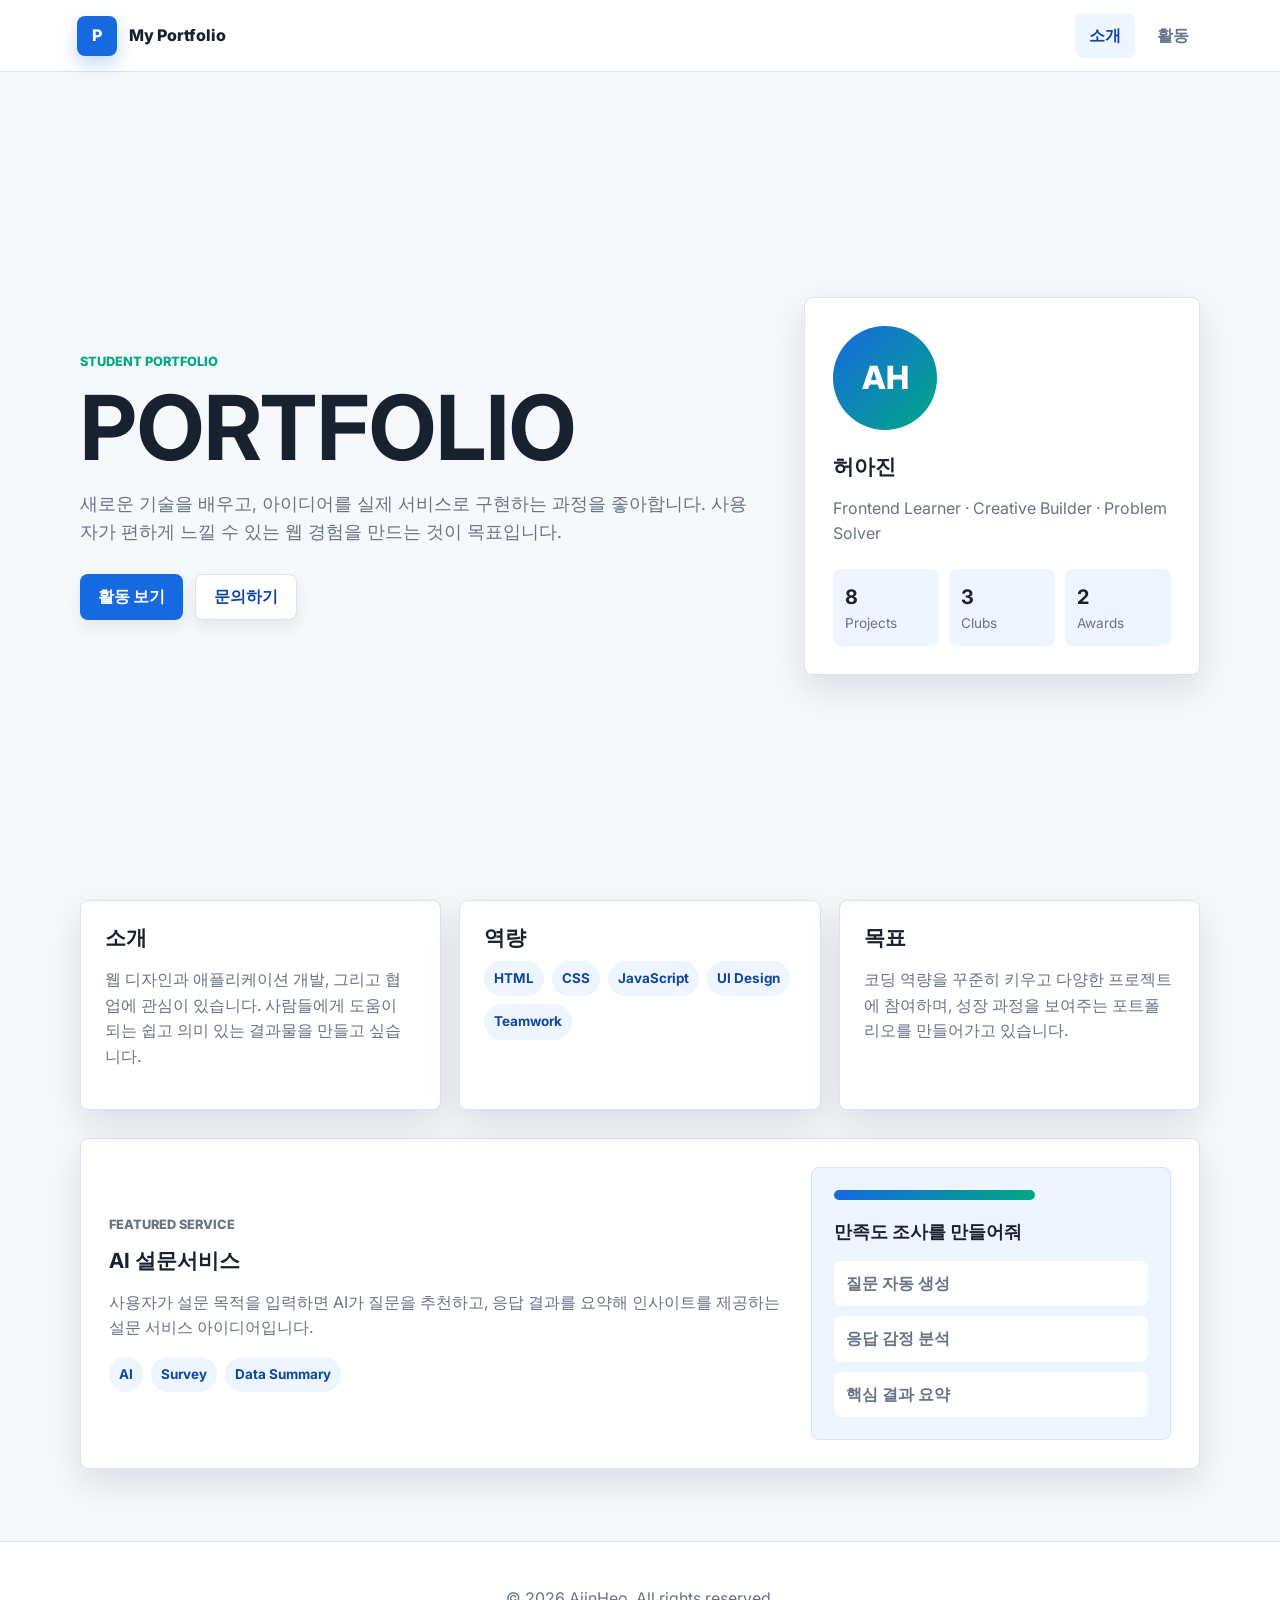
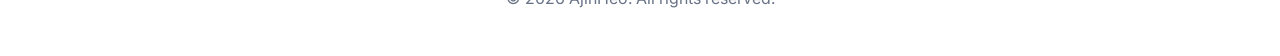
<file: index.html>
<!DOCTYPE html>
<html lang="ko">
<head>
  <meta charset="UTF-8">
  <meta name="viewport" content="width=device-width, initial-scale=1.0">
  <title>Portfolio | Introduction</title>
  <link rel="preconnect" href="https://fonts.googleapis.com">
  <link rel="preconnect" href="https://fonts.gstatic.com" crossorigin>
  <link href="https://fonts.googleapis.com/css2?family=Inter:wght@400;500;600;700;800&display=swap" rel="stylesheet">
  <link rel="stylesheet" href="styles.css">
</head>
<body>
  <header class="app-bar">
    <a class="brand" href="index.html" aria-label="Portfolio home">
      <span class="brand-mark">P</span>
      <span>My Portfolio</span>
    </a>

    <button class="nav-toggle" type="button" aria-label="메뉴 열기" aria-expanded="false">
      <span></span>
      <span></span>
      <span></span>
    </button>

    <nav class="nav-menu" aria-label="Main navigation">
      <a href="index.html" data-page="intro">소개</a>
      <a href="activities.html" data-page="activities">활동</a>
    </nav>
  </header>

  <main>
    <section class="hero section">
      <div class="hero-copy">
        <p class="eyebrow">Student Portfolio</p>
        <h1>PORTFOLIO</h1>
        <p class="hero-text">
          새로운 기술을 배우고, 아이디어를 실제 서비스로 구현하는 과정을 좋아합니다.
          사용자가 편하게 느낄 수 있는 웹 경험을 만드는 것이 목표입니다.
        </p>
        <div class="hero-actions">
          <a class="button primary" href="activities.html">활동 보기</a>
          <a class="button secondary" href="mailto:hello@example.com">문의하기</a>
        </div>
      </div>

      <div class="profile-panel" aria-label="Profile summary">
        <div class="avatar">AH</div>
        <h2>허아진</h2>
        <p>Frontend Learner · Creative Builder · Problem Solver</p>
        <div class="profile-stats">
          <span><strong>8</strong> Projects</span>
          <span><strong>3</strong> Clubs</span>
          <span><strong>2</strong> Awards</span>
        </div>
      </div>
    </section>

    <section class="section content-grid">
      <article class="card">
        <h2>소개</h2>
        <p>
          웹 디자인과 애플리케이션 개발, 그리고 협업에 관심이 있습니다.
          사람들에게 도움이 되는 쉽고 의미 있는 결과물을 만들고 싶습니다.
        </p>
      </article>

      <article class="card">
        <h2>역량</h2>
        <div class="chip-list">
          <span>HTML</span>
          <span>CSS</span>
          <span>JavaScript</span>
          <span>UI Design</span>
          <span>Teamwork</span>
        </div>
      </article>

      <article class="card">
        <h2>목표</h2>
        <p>
          코딩 역량을 꾸준히 키우고 다양한 프로젝트에 참여하며,
          성장 과정을 보여주는 포트폴리오를 만들어가고 있습니다.
        </p>
      </article>
    </section>

    <section class="section featured-project">
      <div class="project-copy">
        <p class="eyebrow">Featured Service</p>
        <h2>AI 설문서비스</h2>
        <p>
          사용자가 설문 목적을 입력하면 AI가 질문을 추천하고, 응답 결과를 요약해
          인사이트를 제공하는 설문 서비스 아이디어입니다.
        </p>
        <div class="chip-list">
          <span>AI</span>
          <span>Survey</span>
          <span>Data Summary</span>
        </div>
      </div>
      <div class="survey-preview" aria-label="AI survey service preview">
        <div class="survey-bar"></div>
        <h3>만족도 조사를 만들어줘</h3>
        <ul>
          <li>질문 자동 생성</li>
          <li>응답 감정 분석</li>
          <li>핵심 결과 요약</li>
        </ul>
      </div>
    </section>
  </main>

  <footer class="footer">
    <p>&copy; 2026 AjinHeo. All rights reserved.</p>
  </footer>

  <script src="script.js"></script>
</body>
</html>
</file>
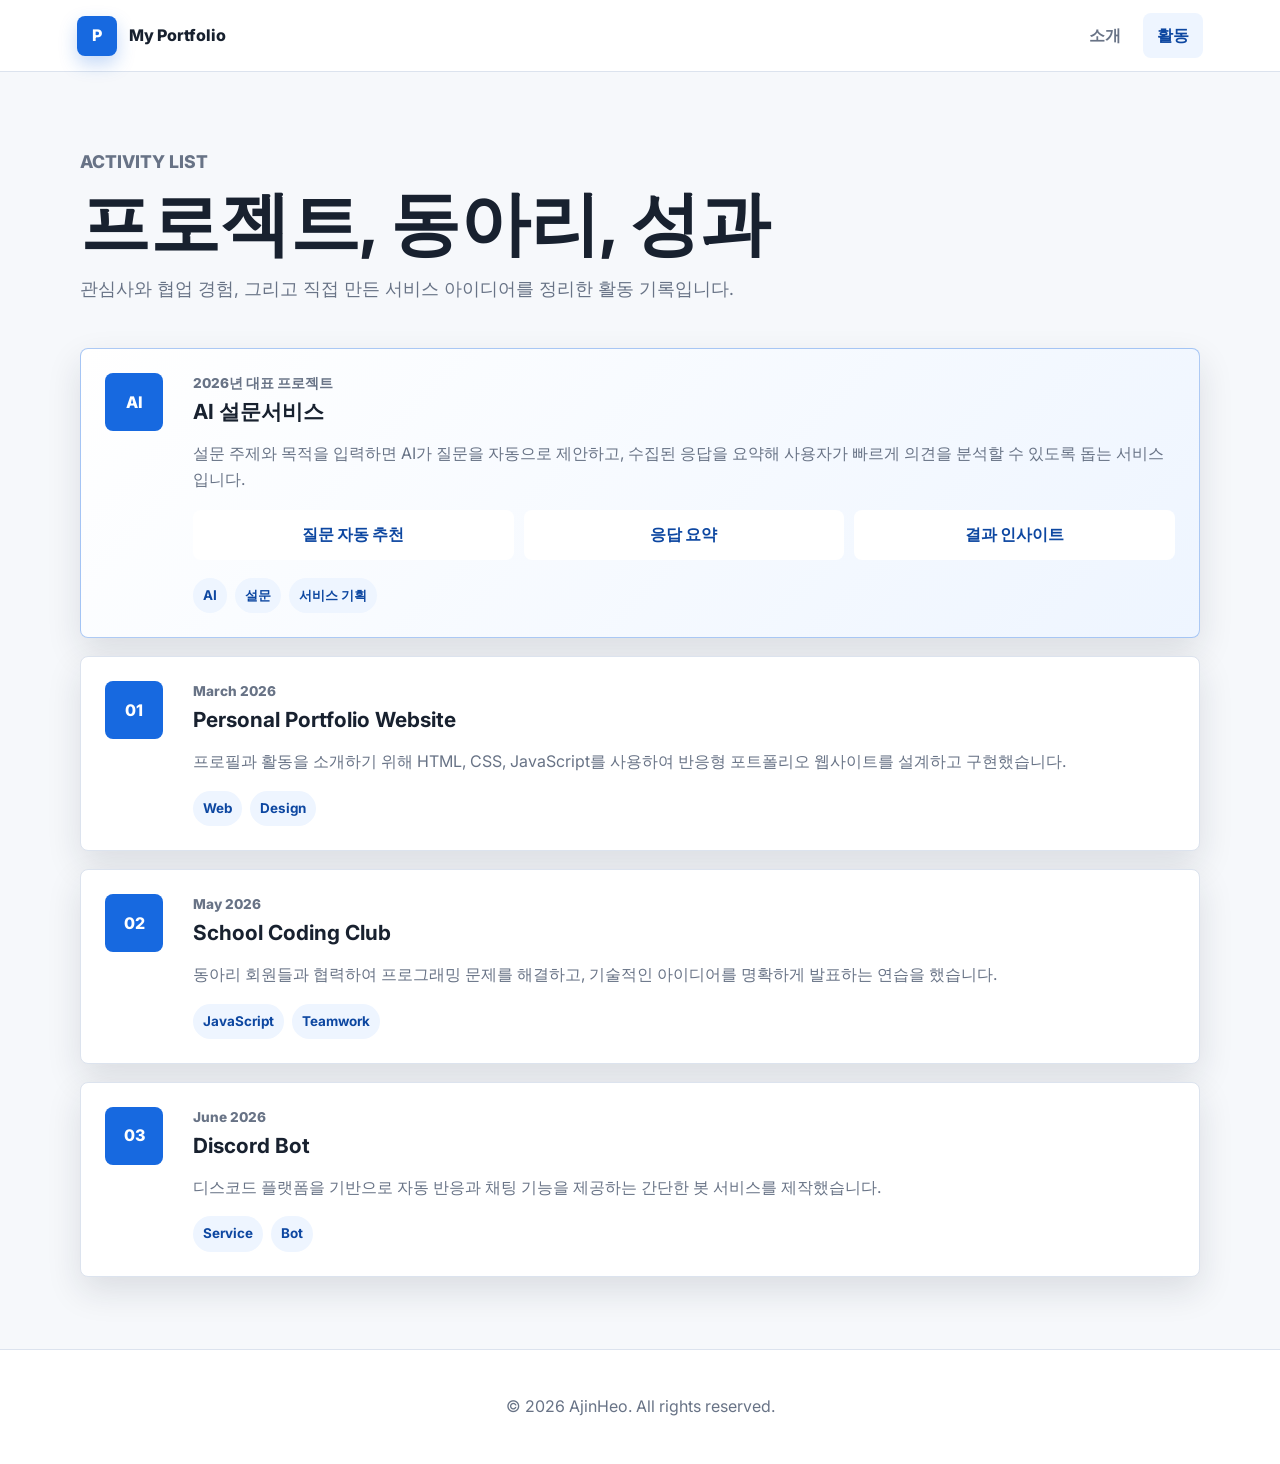
<file: activities.html>
<!DOCTYPE html>
<html lang="ko">
<head>
  <meta charset="UTF-8">
  <meta name="viewport" content="width=device-width, initial-scale=1.0">
  <title>Portfolio | Activities</title>
  <link rel="preconnect" href="https://fonts.googleapis.com">
  <link rel="preconnect" href="https://fonts.gstatic.com" crossorigin>
  <link href="https://fonts.googleapis.com/css2?family=Inter:wght@400;500;600;700;800&display=swap" rel="stylesheet">
  <link rel="stylesheet" href="styles.css">
</head>
<body>
  <header class="app-bar">
    <a class="brand" href="index.html" aria-label="Portfolio home">
      <span class="brand-mark">P</span>
      <span>My Portfolio</span>
    </a>

    <button class="nav-toggle" type="button" aria-label="메뉴 열기" aria-expanded="false">
      <span></span>
      <span></span>
      <span></span>
    </button>

    <nav class="nav-menu" aria-label="Main navigation">
      <a href="index.html" data-page="intro">소개</a>
      <a href="activities.html" data-page="activities">활동</a>
    </nav>
  </header>

  <main>
    <section class="page-title section">
      <p class="eyebrow">Activity List</p>
      <h1>프로젝트, 동아리, 성과</h1>
      <p>
        관심사와 협업 경험, 그리고 직접 만든 서비스 아이디어를 정리한 활동 기록입니다.
      </p>
    </section>

    <section class="section activity-list" aria-label="Activity cards">
      <article class="activity-card highlight-activity">
        <div class="activity-icon">AI</div>
        <div>
          <p class="activity-date">2026년 대표 프로젝트</p>
          <h2>AI 설문서비스</h2>
          <p>
            설문 주제와 목적을 입력하면 AI가 질문을 자동으로 제안하고, 수집된 응답을
            요약해 사용자가 빠르게 의견을 분석할 수 있도록 돕는 서비스입니다.
          </p>
          <div class="feature-list">
            <span>질문 자동 추천</span>
            <span>응답 요약</span>
            <span>결과 인사이트</span>
          </div>
          <div class="chip-list">
            <span>AI</span>
            <span>설문</span>
            <span>서비스 기획</span>
          </div>
        </div>
      </article>

      <article class="activity-card">
        <div class="activity-icon">01</div>
        <div>
          <p class="activity-date">March 2026</p>
          <h2>Personal Portfolio Website</h2>
          <p>
            프로필과 활동을 소개하기 위해 HTML, CSS, JavaScript를 사용하여
            반응형 포트폴리오 웹사이트를 설계하고 구현했습니다.
          </p>
          <div class="chip-list">
            <span>Web</span>
            <span>Design</span>
          </div>
        </div>
      </article>

      <article class="activity-card">
        <div class="activity-icon">02</div>
        <div>
          <p class="activity-date">May 2026</p>
          <h2>School Coding Club</h2>
          <p>
            동아리 회원들과 협력하여 프로그래밍 문제를 해결하고,
            기술적인 아이디어를 명확하게 발표하는 연습을 했습니다.
          </p>
          <div class="chip-list">
            <span>JavaScript</span>
            <span>Teamwork</span>
          </div>
        </div>
      </article>

      <article class="activity-card">
        <div class="activity-icon">03</div>
        <div>
          <p class="activity-date">June 2026</p>
          <h2>Discord Bot</h2>
          <p>
            디스코드 플랫폼을 기반으로 자동 반응과 채팅 기능을 제공하는
            간단한 봇 서비스를 제작했습니다.
          </p>
          <div class="chip-list">
            <span>Service</span>
            <span>Bot</span>
          </div>
        </div>
      </article>
    </section>
  </main>

  <footer class="footer">
    <p>&copy; 2026 AjinHeo. All rights reserved.</p>
  </footer>

  <script src="script.js"></script>
</body>
</html>
</file>
<file: styles.css>
:root {
  --bg: #f6f8fb;
  --surface: #ffffff;
  --surface-strong: #eef5ff;
  --text: #18212f;
  --muted: #687386;
  --primary: #1769e0;
  --primary-dark: #0d47a1;
  --accent: #00a884;
  --line: #dce3ee;
  --shadow: 0 14px 35px rgba(24, 33, 47, 0.12);
  --radius: 8px;
}

* {
  box-sizing: border-box;
}

body {
  margin: 0;
  background: var(--bg);
  color: var(--text);
  font-family: "Inter", Arial, sans-serif;
  line-height: 1.6;
}

a {
  color: inherit;
  text-decoration: none;
}

.app-bar {
  position: sticky;
  top: 0;
  z-index: 10;
  display: flex;
  align-items: center;
  justify-content: space-between;
  min-height: 72px;
  padding: 0 6vw;
  background: rgba(255, 255, 255, 0.92);
  border-bottom: 1px solid var(--line);
  backdrop-filter: blur(16px);
}

.brand {
  display: inline-flex;
  align-items: center;
  gap: 12px;
  font-weight: 800;
}

.brand-mark {
  display: grid;
  width: 40px;
  height: 40px;
  place-items: center;
  border-radius: var(--radius);
  background: var(--primary);
  color: white;
  box-shadow: 0 8px 18px rgba(23, 105, 224, 0.25);
}

.nav-menu {
  display: flex;
  gap: 8px;
}

.nav-menu a {
  padding: 10px 14px;
  border-radius: var(--radius);
  color: var(--muted);
  font-weight: 700;
}

.nav-menu a:hover,
.nav-menu a.active {
  background: var(--surface-strong);
  color: var(--primary-dark);
}

.nav-toggle {
  display: none;
  width: 42px;
  height: 42px;
  border: 0;
  border-radius: var(--radius);
  background: var(--surface-strong);
  cursor: pointer;
}

.nav-toggle span {
  display: block;
  width: 20px;
  height: 2px;
  margin: 5px auto;
  background: var(--text);
}

.section {
  width: min(1120px, 88vw);
  margin: 0 auto;
}

.hero {
  display: grid;
  grid-template-columns: minmax(0, 1.4fr) minmax(280px, 0.8fr);
  gap: 32px;
  align-items: center;
  min-height: calc(100vh - 72px);
  padding: 72px 0;
}

.eyebrow {
  margin: 0 0 12px;
  color: var(--accent);
  font-size: 0.8rem;
  font-weight: 800;
  letter-spacing: 0;
  text-transform: uppercase;
}

h1,
h2,
p {
  overflow-wrap: anywhere;
}

h1 {
  max-width: 760px;
  margin: 0;
  font-size: clamp(2.4rem, 8vw, 5.6rem);
  line-height: 0.98;
  letter-spacing: 0;
}

h2 {
  margin: 0 0 10px;
  font-size: 1.3rem;
  line-height: 1.25;
}

.hero-text,
.page-title p {
  max-width: 680px;
  color: var(--muted);
  font-size: 1.1rem;
}

.hero-actions {
  display: flex;
  flex-wrap: wrap;
  gap: 12px;
  margin-top: 28px;
}

.button {
  display: inline-flex;
  align-items: center;
  justify-content: center;
  min-height: 46px;
  padding: 0 18px;
  border-radius: var(--radius);
  font-weight: 800;
  box-shadow: 0 7px 15px rgba(24, 33, 47, 0.08);
}

.button.primary {
  background: var(--primary);
  color: white;
}

.button.secondary {
  background: var(--surface);
  color: var(--primary-dark);
  border: 1px solid var(--line);
}

.profile-panel,
.card,
.activity-card,
.featured-project,
.survey-preview {
  border: 1px solid var(--line);
  border-radius: var(--radius);
  background: var(--surface);
  box-shadow: var(--shadow);
}

.profile-panel {
  padding: 28px;
}

.avatar {
  display: grid;
  width: 104px;
  height: 104px;
  margin-bottom: 24px;
  place-items: center;
  border-radius: 50%;
  background: linear-gradient(135deg, var(--primary), var(--accent));
  color: white;
  font-size: 2rem;
  font-weight: 800;
}

.profile-panel p {
  color: var(--muted);
}

.profile-stats {
  display: grid;
  grid-template-columns: repeat(3, 1fr);
  gap: 10px;
  margin-top: 22px;
}

.profile-stats span {
  padding: 12px;
  border-radius: var(--radius);
  background: var(--surface-strong);
  color: var(--muted);
  font-size: 0.85rem;
}

.profile-stats strong {
  display: block;
  color: var(--text);
  font-size: 1.25rem;
}

.content-grid {
  display: grid;
  grid-template-columns: repeat(3, 1fr);
  gap: 18px;
  padding-bottom: 28px;
}

.card {
  padding: 24px;
}

.featured-project {
  display: grid;
  grid-template-columns: minmax(0, 1fr) 360px;
  gap: 24px;
  align-items: center;
  margin-bottom: 72px;
  padding: 28px;
}

.project-copy p {
  color: var(--muted);
}

.survey-preview {
  padding: 22px;
  background: var(--surface-strong);
  box-shadow: none;
}

.survey-preview h3 {
  margin: 18px 0 14px;
  font-size: 1.1rem;
}

.survey-preview ul {
  display: grid;
  gap: 10px;
  margin: 0;
  padding: 0;
  list-style: none;
}

.survey-preview li {
  padding: 10px 12px;
  border-radius: var(--radius);
  background: var(--surface);
  color: var(--muted);
  font-weight: 700;
}

.survey-bar {
  width: 64%;
  height: 10px;
  border-radius: 999px;
  background: linear-gradient(90deg, var(--primary), var(--accent));
}

.card p,
.activity-card p {
  color: var(--muted);
}

.chip-list {
  display: flex;
  flex-wrap: wrap;
  gap: 8px;
}

.chip-list span {
  padding: 7px 10px;
  border-radius: 999px;
  background: var(--surface-strong);
  color: var(--primary-dark);
  font-size: 0.84rem;
  font-weight: 700;
}

.page-title {
  padding: 76px 0 28px;
}

.page-title h1 {
  font-size: clamp(2.2rem, 7vw, 4.4rem);
}

.activity-list {
  display: grid;
  gap: 18px;
  padding-bottom: 72px;
}

.activity-card {
  display: grid;
  grid-template-columns: 68px 1fr;
  gap: 20px;
  padding: 24px;
}

.activity-icon {
  display: grid;
  width: 58px;
  height: 58px;
  place-items: center;
  border-radius: var(--radius);
  background: var(--primary);
  color: white;
  font-weight: 800;
}

.activity-date {
  margin: 0 0 4px;
  color: var(--accent);
  font-size: 0.85rem;
  font-weight: 800;
}

.highlight-activity {
  border-color: rgba(23, 105, 224, 0.35);
  background: linear-gradient(135deg, #ffffff 0%, #eef5ff 100%);
}

.feature-list {
  display: grid;
  grid-template-columns: repeat(3, 1fr);
  gap: 10px;
  margin: 18px 0;
}

.feature-list span {
  padding: 12px;
  border-radius: var(--radius);
  background: var(--surface);
  color: var(--primary-dark);
  font-weight: 800;
  text-align: center;
}

.footer {
  padding: 28px 6vw;
  border-top: 1px solid var(--line);
  background: var(--surface);
  color: var(--muted);
  text-align: center;
}

@media (max-width: 760px) {
  .app-bar {
    padding: 0 5vw;
  }

  .nav-toggle {
    display: block;
  }

  .nav-menu {
    position: absolute;
    top: 72px;
    right: 5vw;
    left: 5vw;
    display: none;
    flex-direction: column;
    padding: 10px;
    border: 1px solid var(--line);
    border-radius: var(--radius);
    background: var(--surface);
    box-shadow: var(--shadow);
  }

  .nav-menu.open {
    display: flex;
  }

  .hero {
    grid-template-columns: 1fr;
    min-height: auto;
    padding: 48px 0;
  }

  .content-grid {
    grid-template-columns: 1fr;
  }

  .featured-project {
    grid-template-columns: 1fr;
  }

  .profile-stats {
    grid-template-columns: 1fr;
  }

  .activity-card {
    grid-template-columns: 1fr;
  }

  .feature-list {
    grid-template-columns: 1fr;
  }
}
</file>
